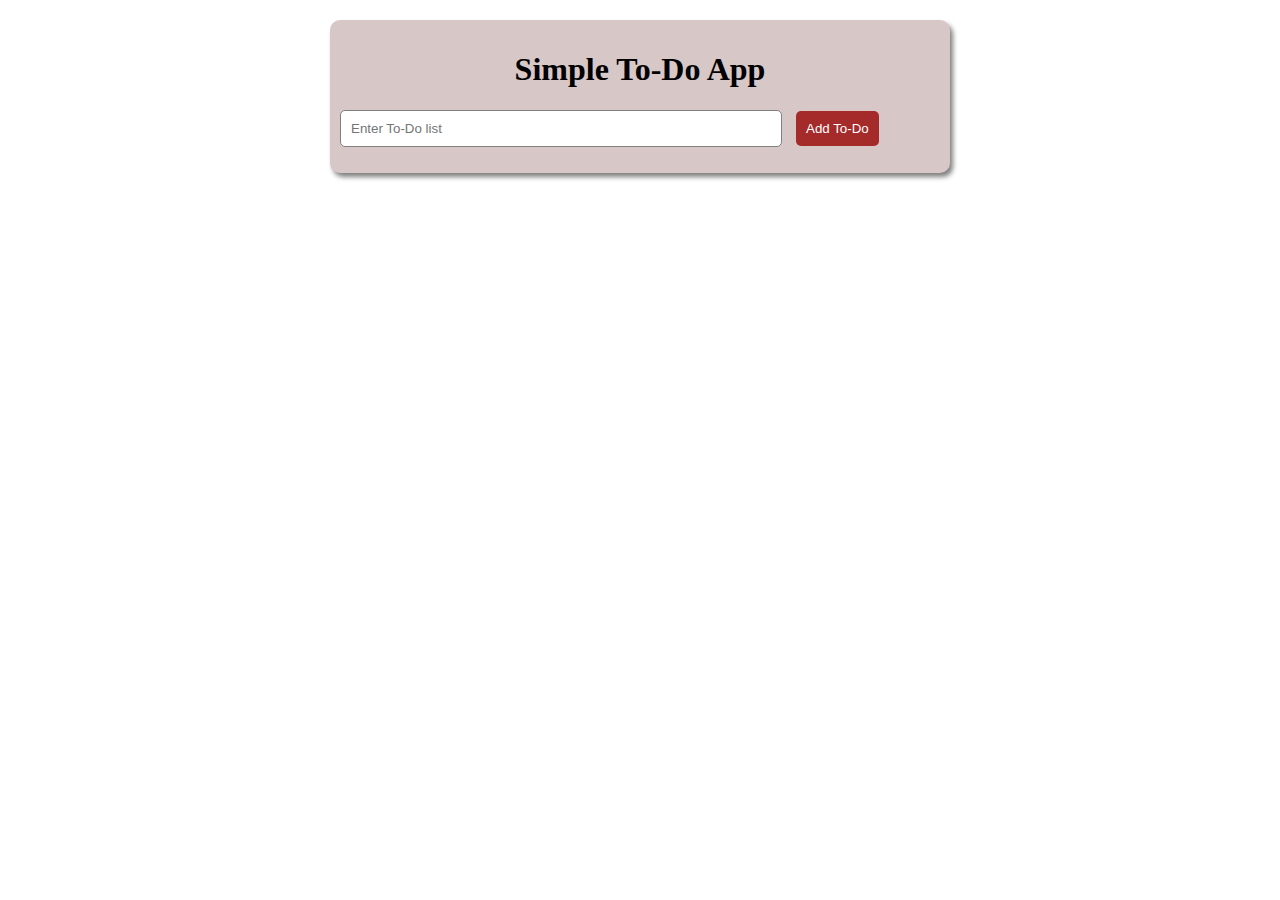
<file: TO Do Web/index.html>
<!DOCTYPE html>
<html>
  <head>
    <title>Todo App</title>
    <link rel="stylesheet" href="./style.css">
  </head>
  <body>
    <div class="container">
      <h1>Simple To-Do App</h1>

      <div>
        <input type="text" id="todo-input" placeholder="Enter To-Do list" />
        <button onclick="addtodo()">Add To-Do</button>
      </div>
      <ul id="todo-list"></ul>
    </div>
    <script src="./JS/script.js"></script>
  </body>
</html>
</file>
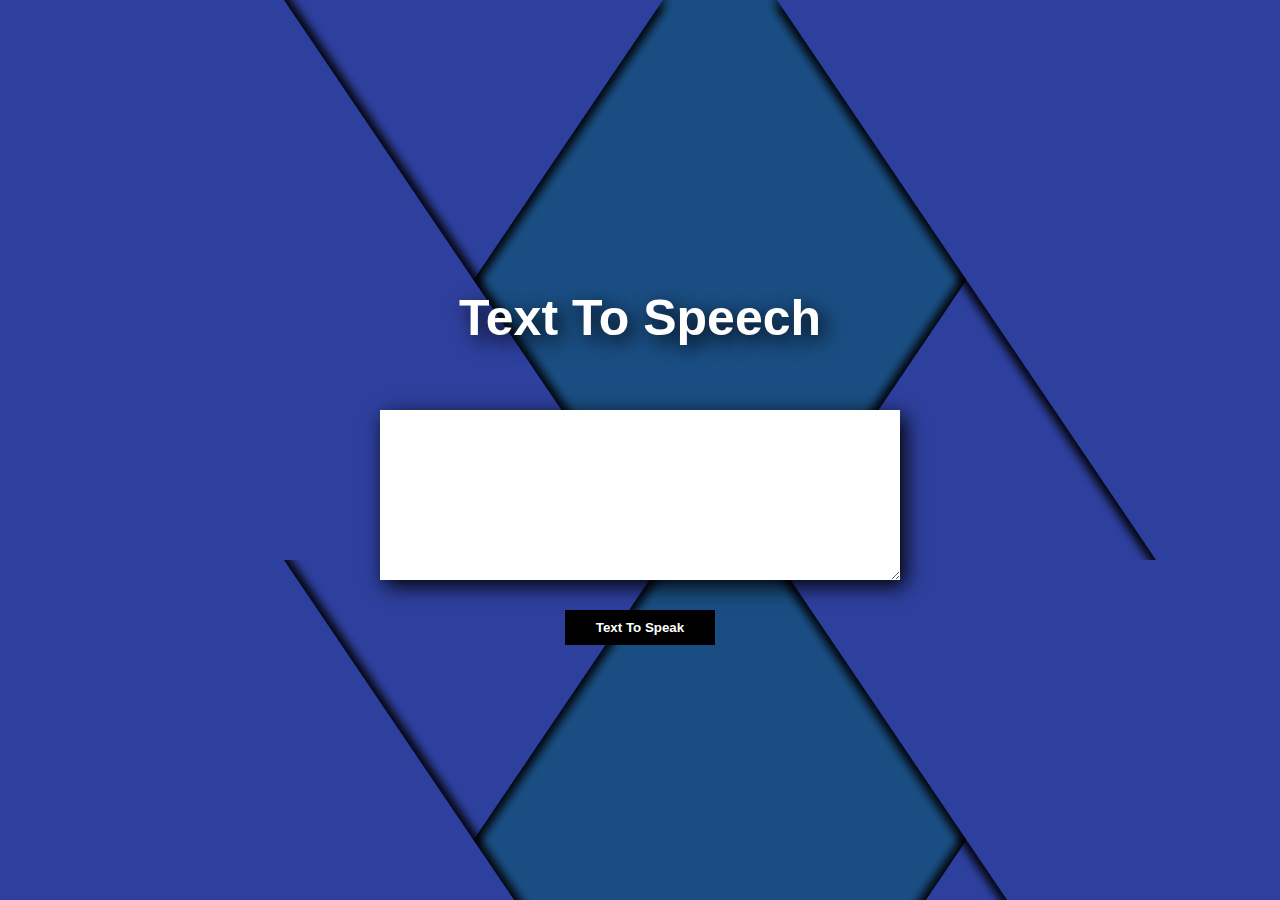
<file: Text To Speech/html/index.html>
<!DOCTYPE html>
<html lang="en">
  <head>
    <title>Text To Speech</title>
    <link rel="stylesheet" href="../Css/style.css" />
  </head>
  <body>
    <div class="container">
      <h1>Text To Speech</h1>
      <textarea id="Text"></textarea>
      <button onclick="Speak()">Text To Speak</button>
    </div>
<script>
    var Speech=new SpeechSynthesisUtterance();
    function Speak(){
        Speech.text=document.getElementById("Text").value;
        Speech.rate=1;
        Speech.volume=5;
        Speech.pitch=1

        window.speechSynthesis.speak(Speech);
    }
</script>
  </body>
</html>
</file>
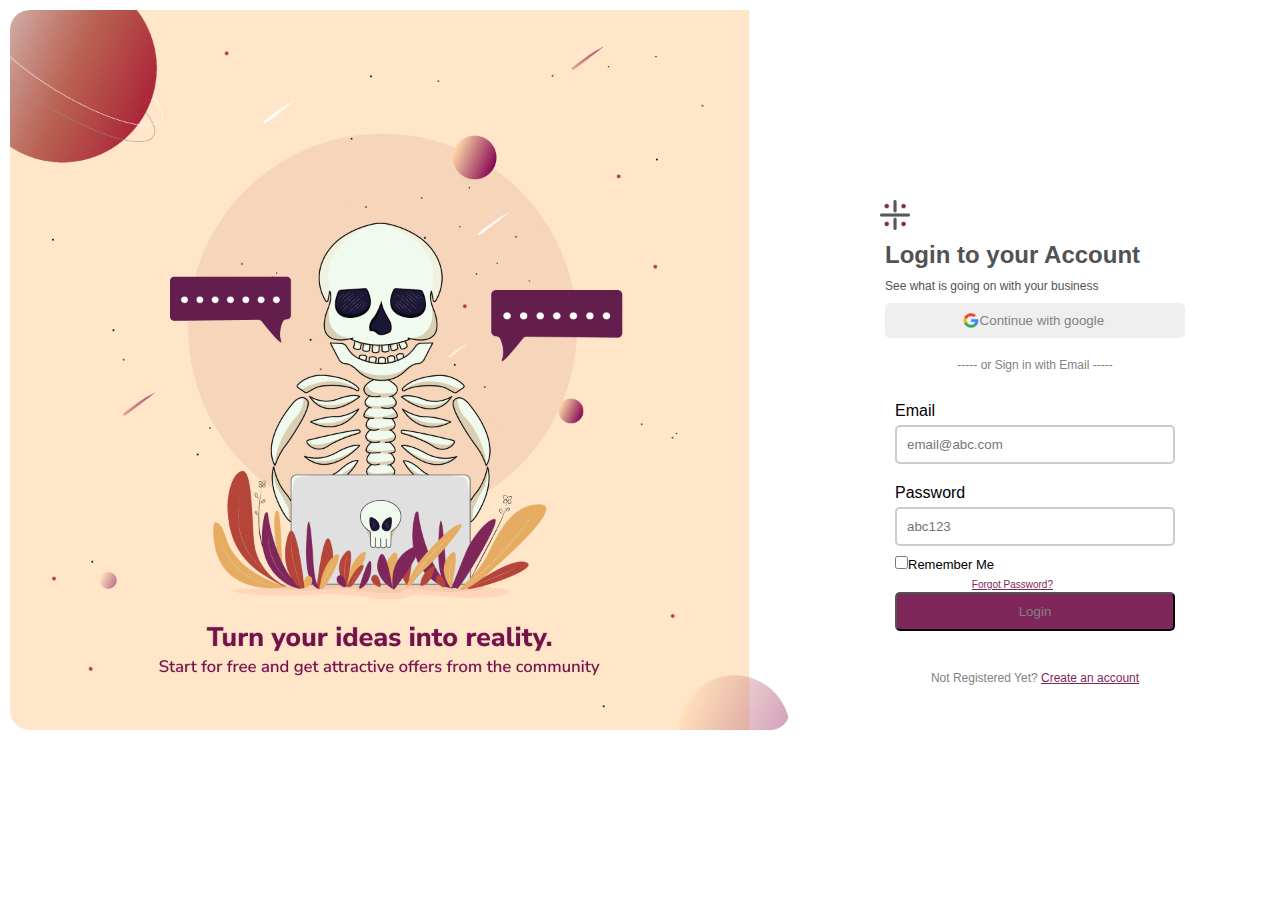
<file: Login Page Design/Login Page design.html>
<!DOCTYPE html>
<html lang="en">
<head>
    <title>Login Page design</title>
    <link rel="stylesheet" href="./styles.css">
</head>
<body>
    <div class="container">
        
            <div class="illustration">
                <img src="./illustration.png" alt="Skeleton Illustration">
            </div>
        
        <div class="Login">
            <div class="login-box">
                <img src="./+ img.png"><br><br>
                <h2>Login to your Account</h2>
                <p>See what is going on with your business</p>
                <button class="google-login"><img src="./image 2.png">  Continue with google</button>
                <div>
                <p>----- or Sign in with Email -----</p>
                </div>              
                <form>
                    <label for="email">Email</label>
                    <input type="email" id="email" name="email" placeholder="email@abc.com"> 
                    <label for="password">Password</label>
                    <input type="password" id="password" name="password"placeholder="abc123">
                     <div class="Remember-me">
                        <input type="checkbox"id="remember-me"name="remember-me">Remember Me
                         <a href="#" >Forgot Password?</a>
                        
                    </div>
                    
                    <button type="submit" class="login-button">Login</button>
                </form>
            
                <div>                
                    <p>Not Registered Yet? <a href="#" class="to-create-account">Create an account</a></p>
                </div>
            
        </div>
    </div>
</body>
</html>
</file>
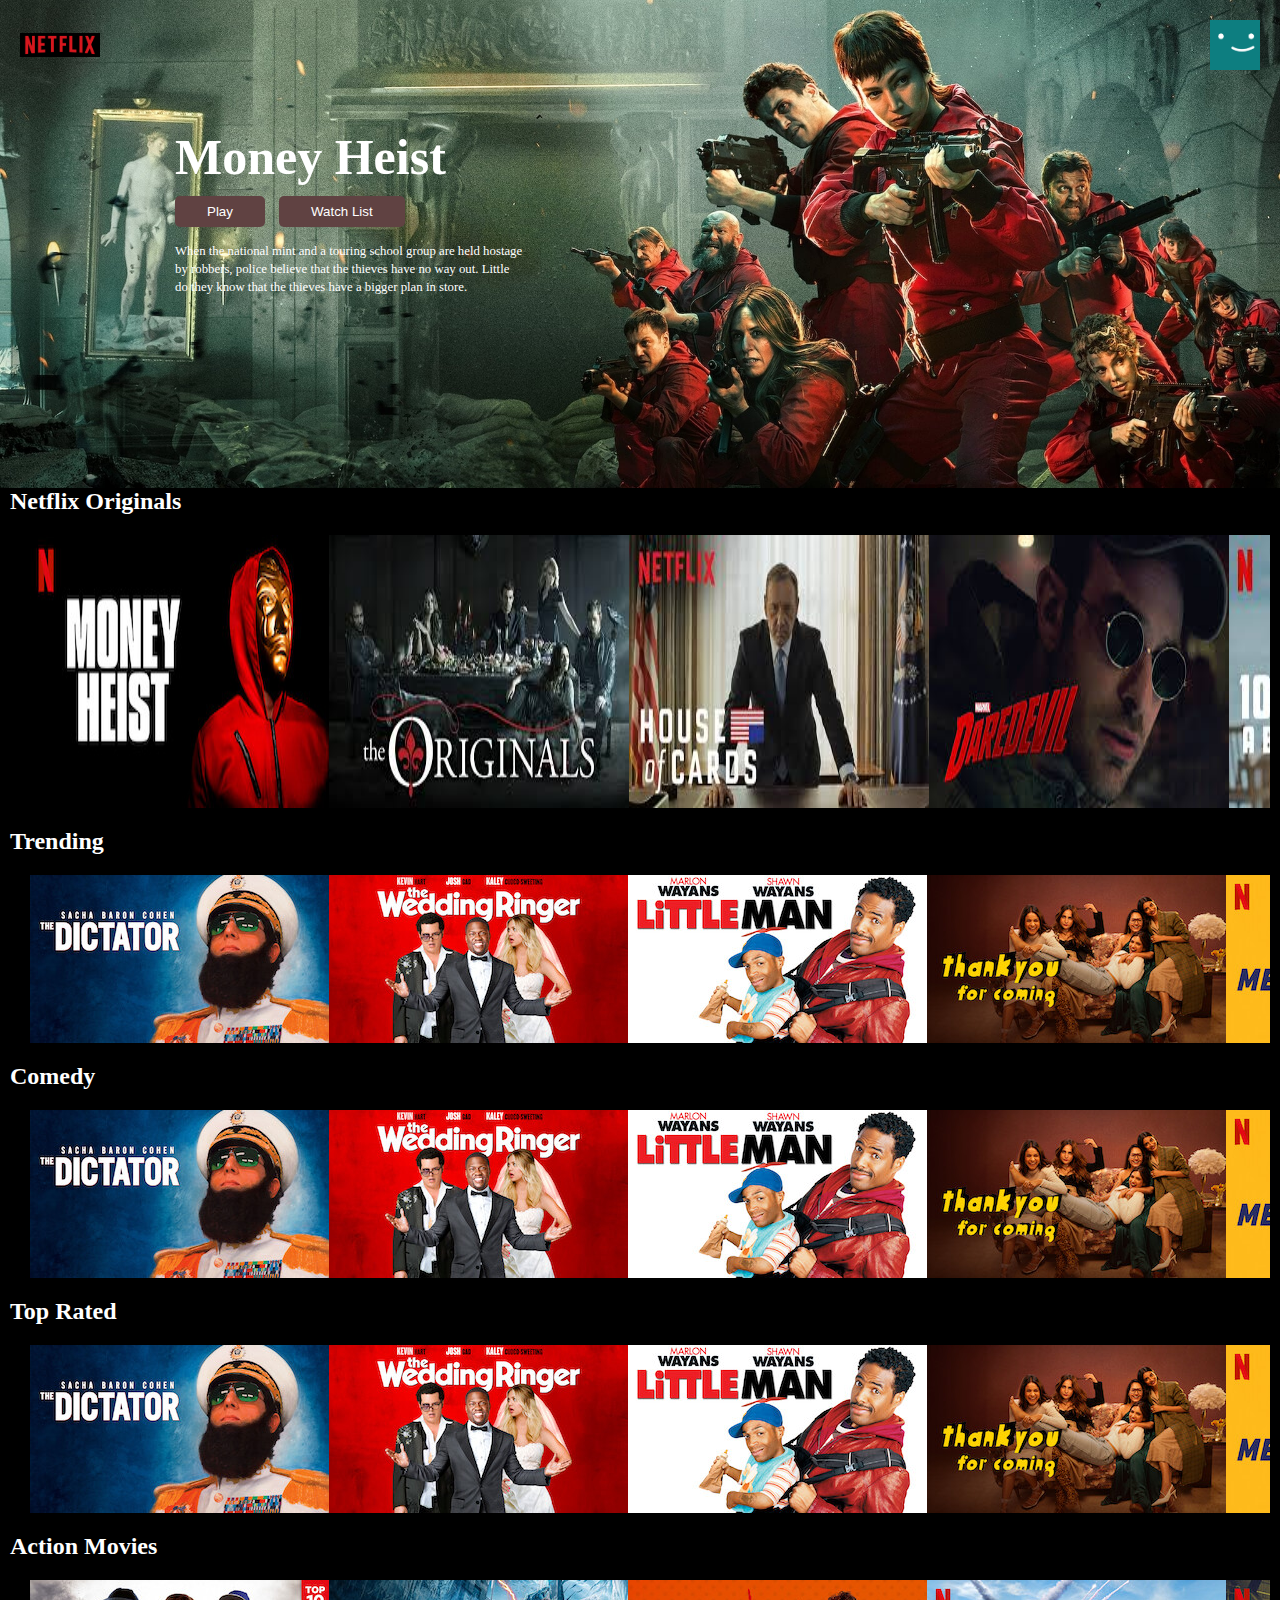
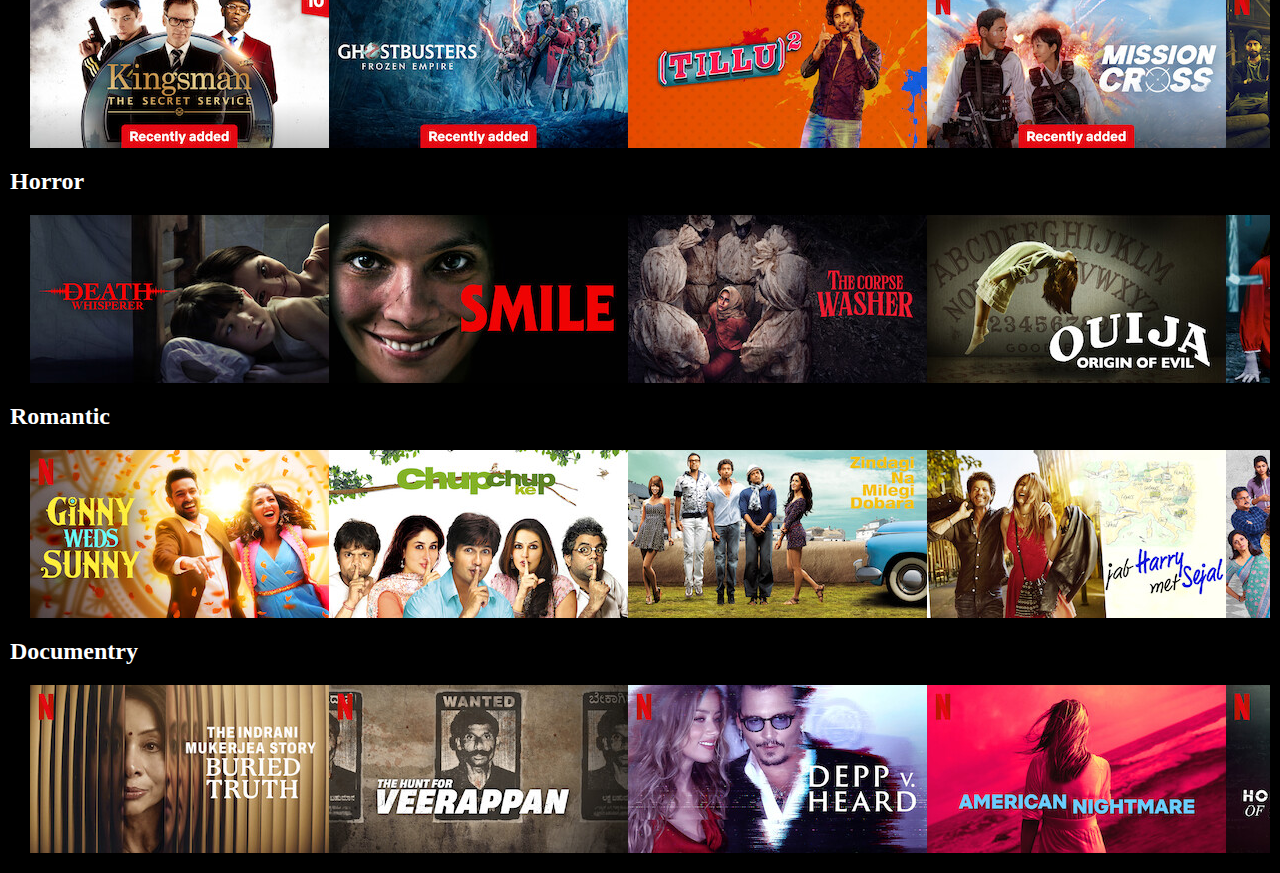
<file: Netflix clone/Html code/Netflix.html>
<!DOCTYPE html>
<html lang="en">
  <head>
    <title>Netflix</title>
    <link rel="stylesheet" href="../Css/netflix.css" />
  </head>
  <body>
    <!-- Header -->
    <div class="nav">
      <img src="../images/Logo.png" class="nav_logo" />
      <img src="../images/Avatar.png" class="nav_Avatar" />
    </div>
    <br>

    <!-- Banner Sec -->
    <div class="banner">
      <div class="banner_contents">
        <h1 class="banner_title">Money Heist</h1>
        <div class="banner_buttons">
          <button class="banner_button">Play</button>
          <button class="banner_button">Watch List</button>
        </div>
        <div class="banner_descryption">
          <p>
            When the national mint and a touring school group are held hostage
            by robbers, police believe that the thieves have no way out. Little
            do they know that the thieves have a bigger plan in store.
          </p>
        </div>
      </div>
      <div class="banner_fade"></div>
    </div>

    <!-- Netflix originals -->
    <div class="row">
      <h2>Netflix Originals</h2>
      <div class="row_posters">
        <img src="../images/originals 1.jpg" class="firstrow_poste" />
        <img src="../images/originals 2.jpg" class="firstrow_poste" />
        <img src="../images/originals 3.jpg" class="firstrow_poste" />
        <img src="../images/originals 4.jpg" class="firstrow_poste" />
        <img src="../images/originals 5.jpg" class="firstrow_poste" />
        <img src="../images/originals 6.jpg" class="firstrow_poste" />
        <img src="../images/originals 7.jpg" class="firstrow_poste" />
        <img src="../images/originals 8.jpg" class="firstrow_poste" />
        <img src="../images/originals 9.jpg" class="firstrow_poste" />
      </div>
    </div>
    <!-- TrendingMovies -->
    <div class="row">
      <h2>Trending</h2>
      <div class="row_posters">
        <img src="../images/comedy 1.jpg" class="firstrow_poste" />
        <img src="../images/comedy 2.jpg" class="firstrow_poste" />
        <img src="../images/comedy 3.jpg" class="firstrow_poste" />
        <img src="../images/comedy 4.jpg" class="firstrow_poste" />
        <img src="../images/comedy 5.jpg" class="firstrow_poste" />
        <img src="../images/comedy 6.jpg" class="firstrow_poste" />
        <img src="../images/comedy 7.jpg" class="firstrow_poste" />
        <img src="../images/comedy 8.jpg" class="firstrow_poste" />
        <img src="../images/comedy 9.jpg" class="firstrow_poste" />
      </div>
    </div>
    <!-- Comedy -->
    <div class="row">
      <h2>Comedy</h2>
      <div class="row_posters">
        <img src="../images/comedy 1.jpg" class="firstrow_poste" />
        <img src="../images/comedy 2.jpg" class="firstrow_poste" />
        <img src="../images/comedy 3.jpg" class="firstrow_poste" />
        <img src="../images/comedy 4.jpg" class="firstrow_poste" />
        <img src="../images/comedy 5.jpg" class="firstrow_poste" />
        <img src="../images/comedy 6.jpg" class="firstrow_poste" />
        <img src="../images/comedy 7.jpg" class="firstrow_poste" />
        <img src="../images/comedy 8.jpg" class="firstrow_poste" />
        <img src="../images/comedy 9.jpg" class="firstrow_poste" />
      </div>
    </div>
    <!-- Top Rated -->
    <div class="row">
      <h2>Top Rated</h2>
      <div class="row_posters">
        <img src="../images/comedy 1.jpg" class="firstrow_poste" />
        <img src="../images/comedy 2.jpg" class="firstrow_poste" />
        <img src="../images/comedy 3.jpg" class="firstrow_poste" />
        <img src="../images/comedy 4.jpg" class="firstrow_poste" />
        <img src="../images/comedy 5.jpg" class="firstrow_poste" />
        <img src="../images/comedy 6.jpg" class="firstrow_poste" />
        <img src="../images/comedy 7.jpg" class="firstrow_poste" />
        <img src="../images/comedy 8.jpg" class="firstrow_poste" />
        <img src="../images/comedy 9.jpg" class="firstrow_poste" />
      </div>
      </div>
    </div>
    <!-- Action Movies -->
    <div class="row">
      <h2>Action Movies</h2>
      <div class="row_posters">
        <img src="../images/action 1.jpg" class="firstrow_poste" />
        <img src="../images/action 2.jpg" class="firstrow_poste" />
        <img src="../images/action 3.jpg" class="firstrow_poste" />
        <img src="../images/action 4.jpg" class="firstrow_poste" />
        <img src="../images/action 5.jpg" class="firstrow_poste" />
        <img src="../images/action 6.jpg" class="firstrow_poste" />
        <img src="../images/action 7.jpg" class="firstrow_poste" />
        <img src="../images/action 8.jpg" class="firstrow_poste" />
        <img src="../images/action 9.jpg" class="firstrow_poste" />
      </div>
    </div>
    <!-- Horror -->
    <div class="row">
      <h2>Horror</h2>
      <div class="row_posters">
        <img src="../images/horror1.jpg" class="firstrow_poste" />
        <img src="../images/horror2.jpg" class="firstrow_poste" />
        <img src="../images/horror3.jpg" class="firstrow_poste" />
        <img src="../images/horror4.jpg" class="firstrow_poste" />
        <img src="../images/horror5.jpg" class="firstrow_poste" />
        <img src="../images/horror6.jpg" class="firstrow_poste" />
        <img src="../images/horror7.jpg" class="firstrow_poste" />
        <img src="../images/horror8.jpg" class="firstrow_poste" />
        <img src="../images/horror9.jpg" class="firstrow_poste" />
      </div>
    </div>
    <!-- Romantic -->
    <div class="row">
      <h2>Romantic</h2>
      <div class="row_posters">
        <img src="../images/romantic1.jpg" class="firstrow_poste" />
        <img src="../images/romantic2.jpg" class="firstrow_poste" />
        <img src="../images/romantic3.jpg" class="firstrow_poste" />
        <img src="../images/romantic4.jpg" class="firstrow_poste" />
        <img src="../images/romantic5.jpg" class="firstrow_poste" />
        <img src="../images/romantic6.jpg" class="firstrow_poste" />
        <img src="../images/romantic7.jpg" class="firstrow_poste" />
        <img src="../images/romantic8.jpg" class="firstrow_poste" />
        <img src="../images/romantic9.jpg" class="firstrow_poste" />
      </div>
    </div>
    <!-- Documentry -->
    <div class="row">
      <h2>Documentry</h2>
      <div class="row_posters">
        <img src="../images/Documentry1.jpg" class="firstrow_poste" />
        <img src="../images/Documentry2.jpg" class="firstrow_poste" />
        <img src="../images/Documentry3.jpg" class="firstrow_poste" />
        <img src="../images/Documentry4.jpg" class="firstrow_poste" />
        <img src="../images/Documentry5.jpg" class="firstrow_poste" />
        <img src="../images/Documentry6.jpg" class="firstrow_poste" />
        <img src="../images/Documentry7.jpg" class="firstrow_poste" />
        <img src="../images/Documentry8.jpg" class="firstrow_poste" />
        <img src="../images/Documentry9.jpg" class="firstrow_poste" />
      </div>
    </div>
  </body>
</html>
</file>
<file: TO Do Web/style.css>
body{
    margin: 0;
    padding: 0;
.container{
    max-width: 600px;
    background-color: rgb(216, 199, 199);
    margin: 20px auto;
    padding: 10px;
    box-shadow: 3px 4px 5px gray;
    border-radius: 10px;
}
h1{
    text-align: center;
}
input{
    width: 70%;
    padding: 10px;
    border-radius: 5px;
    border: 1px solid gray;
    margin-right: 10px;
}
button{
    background-color: brown;
    color: white;
    padding: 10px;
    border: none;
    border-radius: 5px;
    cursor: pointer;
}
#todo-list{
    list-style-type: none;
li{
    display: flex;
    justify-content: space-between;
}
}
}
</file>
<file: Text To Speech/Css/style.css>
body{
    margin: 0;
    padding: 0;
    box-sizing: border-box;
    background-image: url("data:image/svg+xml,%3csvg xmlns='http://www.w3.org/2000/svg' version='1.1' xmlns:xlink='http://www.w3.org/1999/xlink' xmlns:svgjs='http://svgjs.dev/svgjs' width='1440' height='560' preserveAspectRatio='none' viewBox='0 0 1440 560'%3e%3cg mask='url(%26quot%3b%23SvgjsMask1000%26quot%3b)' fill='none'%3e%3crect width='1440' height='560' x='0' y='0' fill='%231a4e83'%3e%3c/rect%3e%3cpath d='M0 0L662.79 0L0 979.23z' filter='url(%23SvgjsFilter1001)' fill='%232d409e'%3e%3c/path%3e%3cpath d='M0 560L662.79 560L0 -419.23z' filter='url(%23SvgjsFilter1001)' fill='%232d409e'%3e%3c/path%3e%3cpath d='M1440 560L777.21 560L1440 -419.23z' filter='url(%23SvgjsFilter1001)' fill='%232d409e'%3e%3c/path%3e%3cpath d='M1440 0L777.21 0L1440 979.23z' filter='url(%23SvgjsFilter1001)' fill='%232d409e'%3e%3c/path%3e%3c/g%3e%3cdefs%3e%3cmask id='SvgjsMask1000'%3e%3crect width='1440' height='560' fill='white'%3e%3c/rect%3e%3c/mask%3e%3cfilter height='130%25' id='SvgjsFilter1001'%3e%3cfeGaussianBlur in='SourceAlpha' stdDeviation='5' result='TopLeftG'%3e%3c/feGaussianBlur%3e%3cfeOffset dx='-5' dy='-5' in='TopLeftG' result='TopLeftO'%3e%3c/feOffset%3e%3cfeComponentTransfer in='TopLeftO' result='TopLeftC'%3e%3cfeFuncA type='linear' slope='0.7'%3e%3c/feFuncA%3e%3c/feComponentTransfer%3e%3cfeGaussianBlur in='SourceAlpha' stdDeviation='5' result='TopRightG'%3e%3c/feGaussianBlur%3e%3cfeOffset dx='5' dy='-5' in='TopRightG' result='TopRightO'%3e%3c/feOffset%3e%3cfeComponentTransfer in='TopRightO' result='TopRightC'%3e%3cfeFuncA type='linear' slope='0.7'%3e%3c/feFuncA%3e%3c/feComponentTransfer%3e%3cfeGaussianBlur in='SourceAlpha' stdDeviation='5' result='BottomLeftG'%3e%3c/feGaussianBlur%3e%3cfeOffset dx='-5' dy='5' in='BottomLeftG' result='BottomLeftO'%3e%3c/feOffset%3e%3cfeComponentTransfer in='BottomLeftO' result='BottomLeftC'%3e%3cfeFuncA type='linear' slope='0.7'%3e%3c/feFuncA%3e%3c/feComponentTransfer%3e%3cfeGaussianBlur in='SourceAlpha' stdDeviation='5' result='BottomRightG'%3e%3c/feGaussianBlur%3e%3cfeOffset dx='5' dy='5' in='BottomRightG' result='BottomRightO'%3e%3c/feOffset%3e%3cfeComponentTransfer in='BottomRightO' result='BottomRightC'%3e%3cfeFuncA type='linear' slope='0.7'%3e%3c/feFuncA%3e%3c/feComponentTransfer%3e%3cfeMerge%3e%3cfeMergeNode in='TopLeftC'%3e%3c/feMergeNode%3e%3cfeMergeNode in='TopRightC'%3e%3c/feMergeNode%3e%3cfeMergeNode in='BottomLeftC'%3e%3c/feMergeNode%3e%3cfeMergeNode in='BottomRightC'%3e%3c/feMergeNode%3e%3cfeMergeNode in='SourceGraphic'%3e%3c/feMergeNode%3e%3c/feMerge%3e%3c/filter%3e%3c/defs%3e%3c/svg%3e");
}
.container{
    display: flex;
    width: 100%;
    justify-content: center;
    align-items: center;
    flex-direction: column;
    height: 100vh;
h1{
    text-align: center;
    color: white;
    font-size: 50px;
    font-family: 'Gill Sans', 'Gill Sans MT', Calibri, 'Trebuchet MS', sans-serif;
    text-shadow: 5px 6px 20px black;
}
textarea{
    width:500px;
    margin: 30px 0;
    padding: 10px;
    height: 150px;
    border: none;
    box-shadow:5px 6px 20px black; 
    outline: none;
}
button{
    background-color: black;
    color: white;
    border: none;
    padding: 10px;
    cursor: pointer;
    width: 150px;
    font-weight: bold;
}
}
</file>
<file: Login Page Design/styles.css>
* {
    box-sizing: border-box;
    margin: 0;
    padding: 0;
    font-family: Arial, sans-serif;
}

body, html {
    height: 100%;
}
body {
    border-radius: 50px;
}


.container {
    display: flex;
    height: 100vh;
.illustration img{
        width: 780px;
        border-radius: 20px;
        margin-top: 10px;
        margin-left: 10px;
        margin-bottom: 10px;
        height: 720px;
    }
}

.Login {
    flex: 1;
    display: flex;
    justify-content: center;
    align-items: center;
    background-color: #FFFFFF;

.login-box {
        width: 300px;
    text-align: center;
    h2 {
        font-size: 24px;
        float: left;
        color: #525252;
        
        
    }
    p {
        font-size: 12px;
        color: #525252;
        margin: 10px 0;
       float: left;
       
    }
    
    img {
        width: 30px;
        height: 30px;
        float:left;
        margin: -5px;
    } 
   
    form {
        display: flex;
        flex-direction: column;
        align-items: flex-start;
        padding: 10px;
    }
    div > p {
       float: initial;
       color:#a1a1a1;
       
    }
    

    button{
        justify-content: center;
        color: #828282;
        img{
            float:initial;
            width: 20px;
            height: 19px;
        }
    }
    
    label {
        margin: 10px 0 5px;
    }
    
    input[type="email"], input[type="password"] {
        width: 100%;
        padding: 10px;
        margin-bottom: 10px;
        border: 2px solid #ccc;
        border-radius: 5px;
        
    }   
       
    div>p{
        align-items: center;
        color: #828282;
    }  
.to-create-account{
    color: #7f265b;
}
}
.google-login {
    padding: 10px;
    border: 1px;
    border-radius: 5px;
    cursor: pointer;
    width: 100%;
    margin-bottom: 10px; 
}
.Remember-me {
    font-size: small;
    
    input{
        size: 10px;
    }
a{
    position: absolute;
    bottom: 310px;
    right: 227px;
    text-align: right;
    font-size: x-small;
    color:  #7f265b;
    
}
}
.login-button {
    background: #7F265B;
    padding: 10px;
    border-radius: 5px;
    cursor: pointer;
    width: 100%;
    margin: 20px 0;
}

}
</file>
<file: Netflix clone/Css/netflix.css>
*{
    margin: 0;
    padding: 0;
    box-sizing: border-box;
}

body{
background: black;
color: white;

.row_poster{
    width: 100%;
    object-fit: contain;
    max-height: 100px;
    transition: transform 450ms;
    margin-right: 10px;
    
}
.row_posters{
    display: flex;
    margin-right: 10px;
    overflow-x: scroll;
    overflow-y: hidden;
    padding: 20px;
    
}
.row_posters:hover{
    transform: scale(1.08);
}
.row_posters::-webkit-scrollbar{
    display: none;
}
.row{
    color: white;
    margin-left: 10px;
}
.banner{
    background: url(../images/Banner.jpeg);
    background-size: cover;
    object-fit: contain;
    height: 500px;
    margin-top: -120px;
}  
.banner_contents{
    margin-left: 35px;
    padding: 140px;
    height: 250px;
}
.banner_title{
    font-size: 50px;
    font-weight: 900;
    padding-bottom: 10px;
}
.banner_descryption{
    width: 30rem;
    line-height: 1.4;
    padding-top: 1rem;
    font-size: .8rem;
    max-width: 350px;
    height: 180px;
}
.banner_button{
    color: white;
    border-radius: 5px;
    padding-left: 2rem;
    padding-right: 2rem;
    padding-top: 0.5rem;
    padding-bottom: .5rem;
    margin-right: 10px;
    border: none;
    outline: none;
    background-color: #604242;
    cursor: pointer;
}
.nav_logo{
    width: 80px;
    object-fit: contain;
    float: inline-start;
}
.nav_Avatar{
    width: 50px;
    object-fit: contain;
    float: inline-end;
}
.nav{
    width: 100%;
    display: flex;
    justify-content: space-between;
    padding: 20px;
}
.banner_fade{
    background: linear-gradient(180deg,transparent,rgb(36, 35, 35,.6)#111);
    height: 7.4rem;
    margin-bottom: 20px;
    
}
}
</file>
